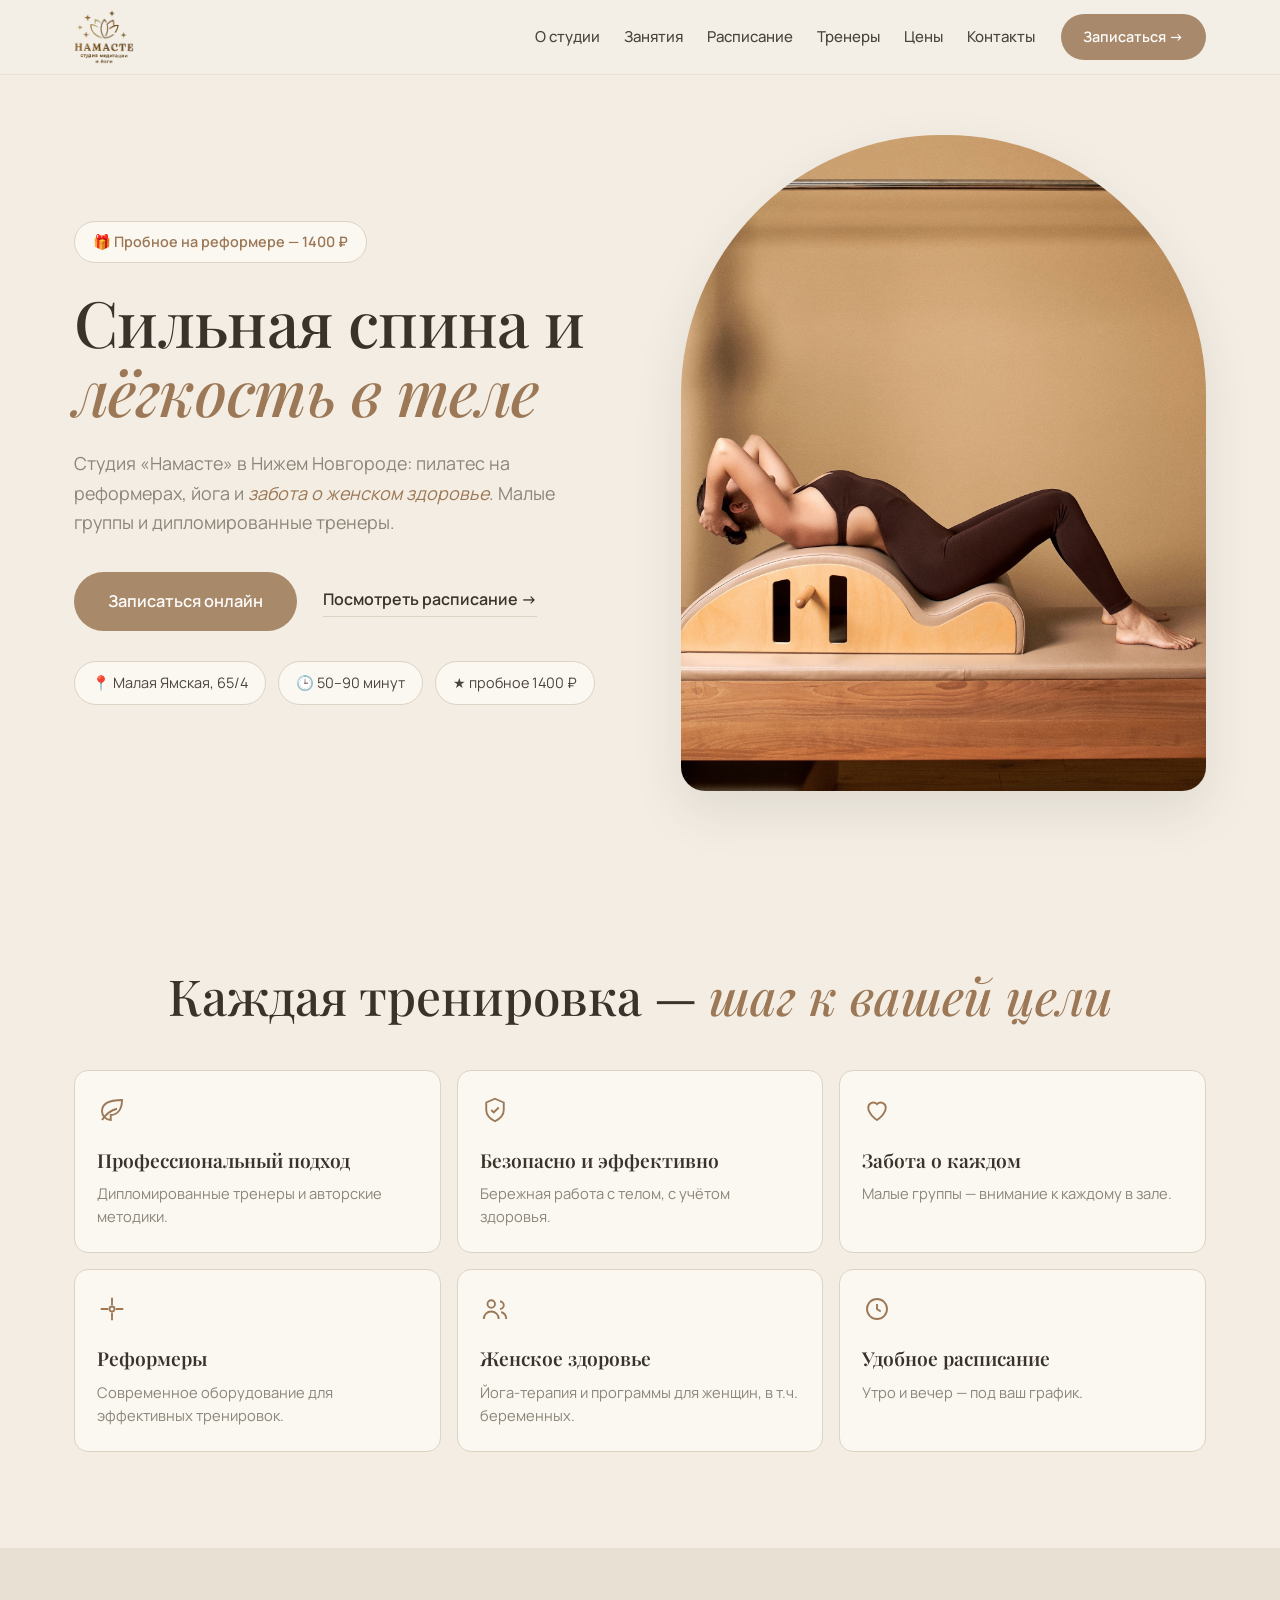
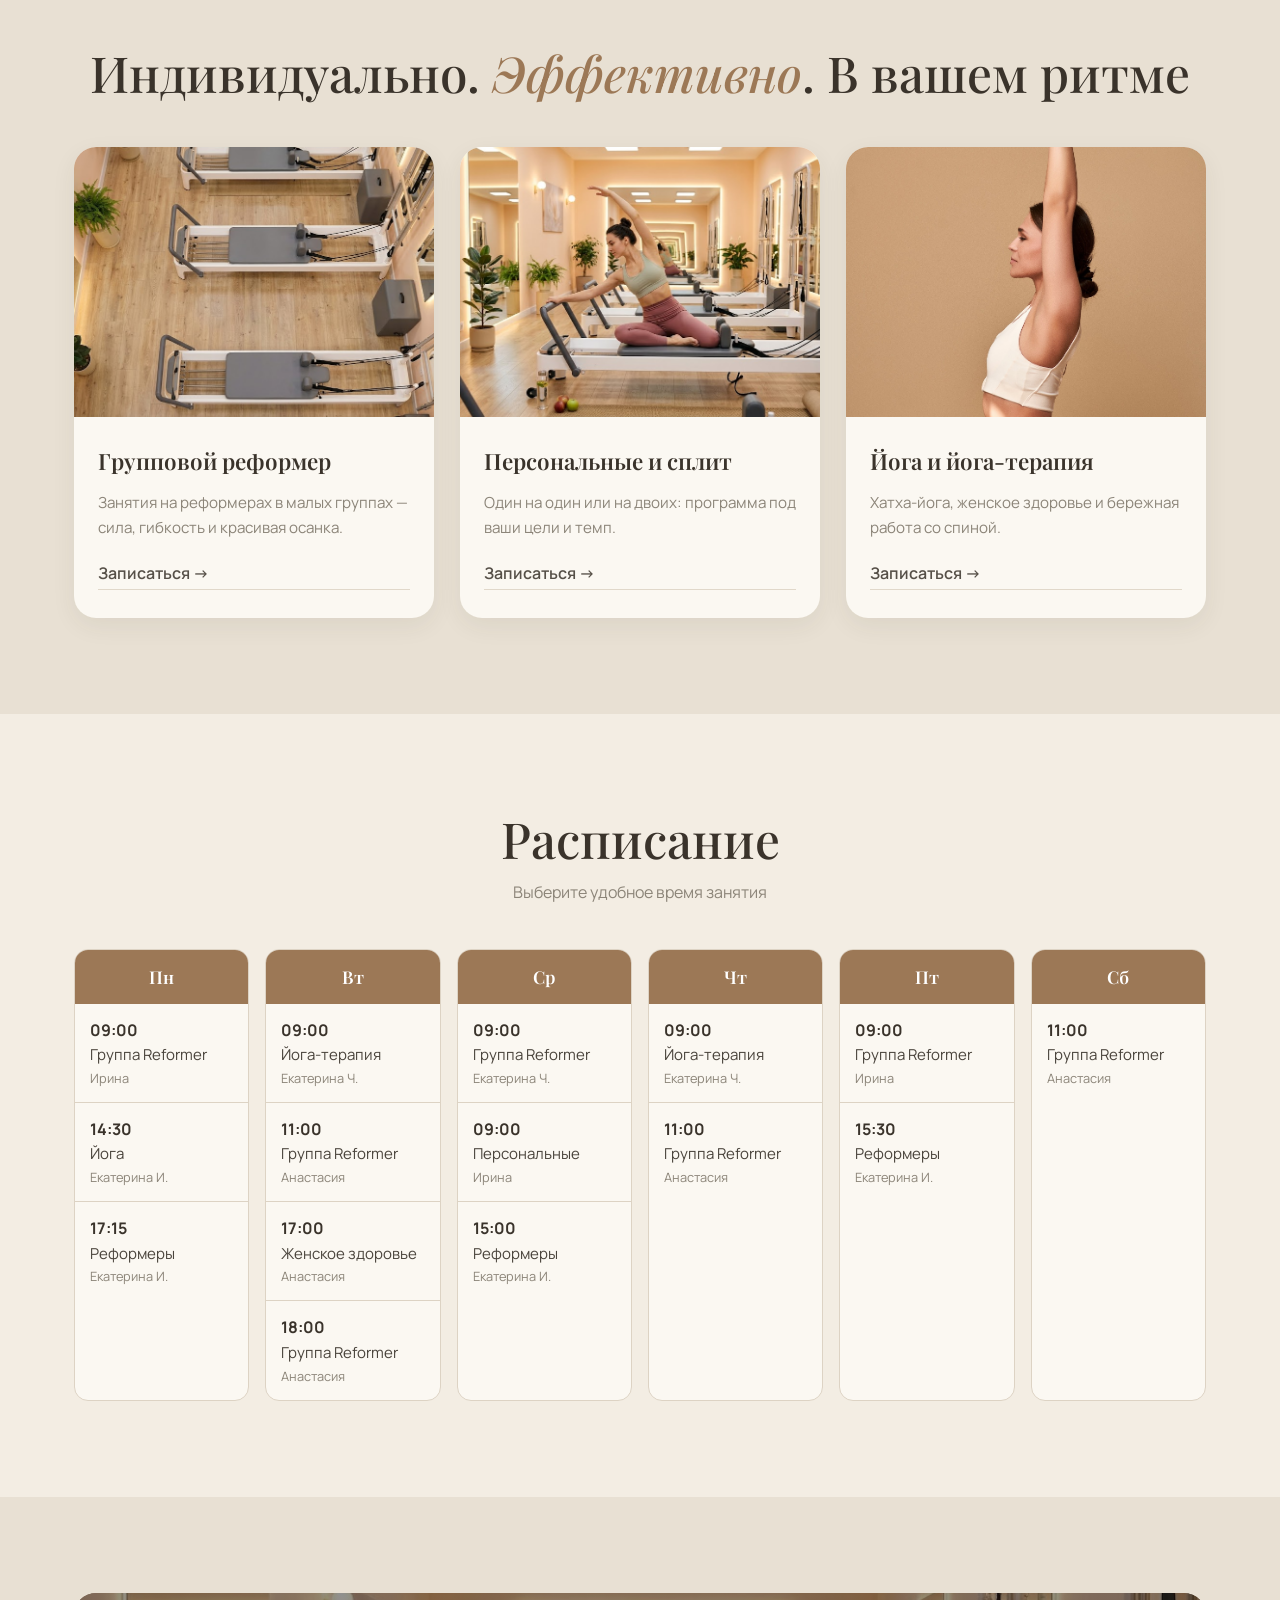
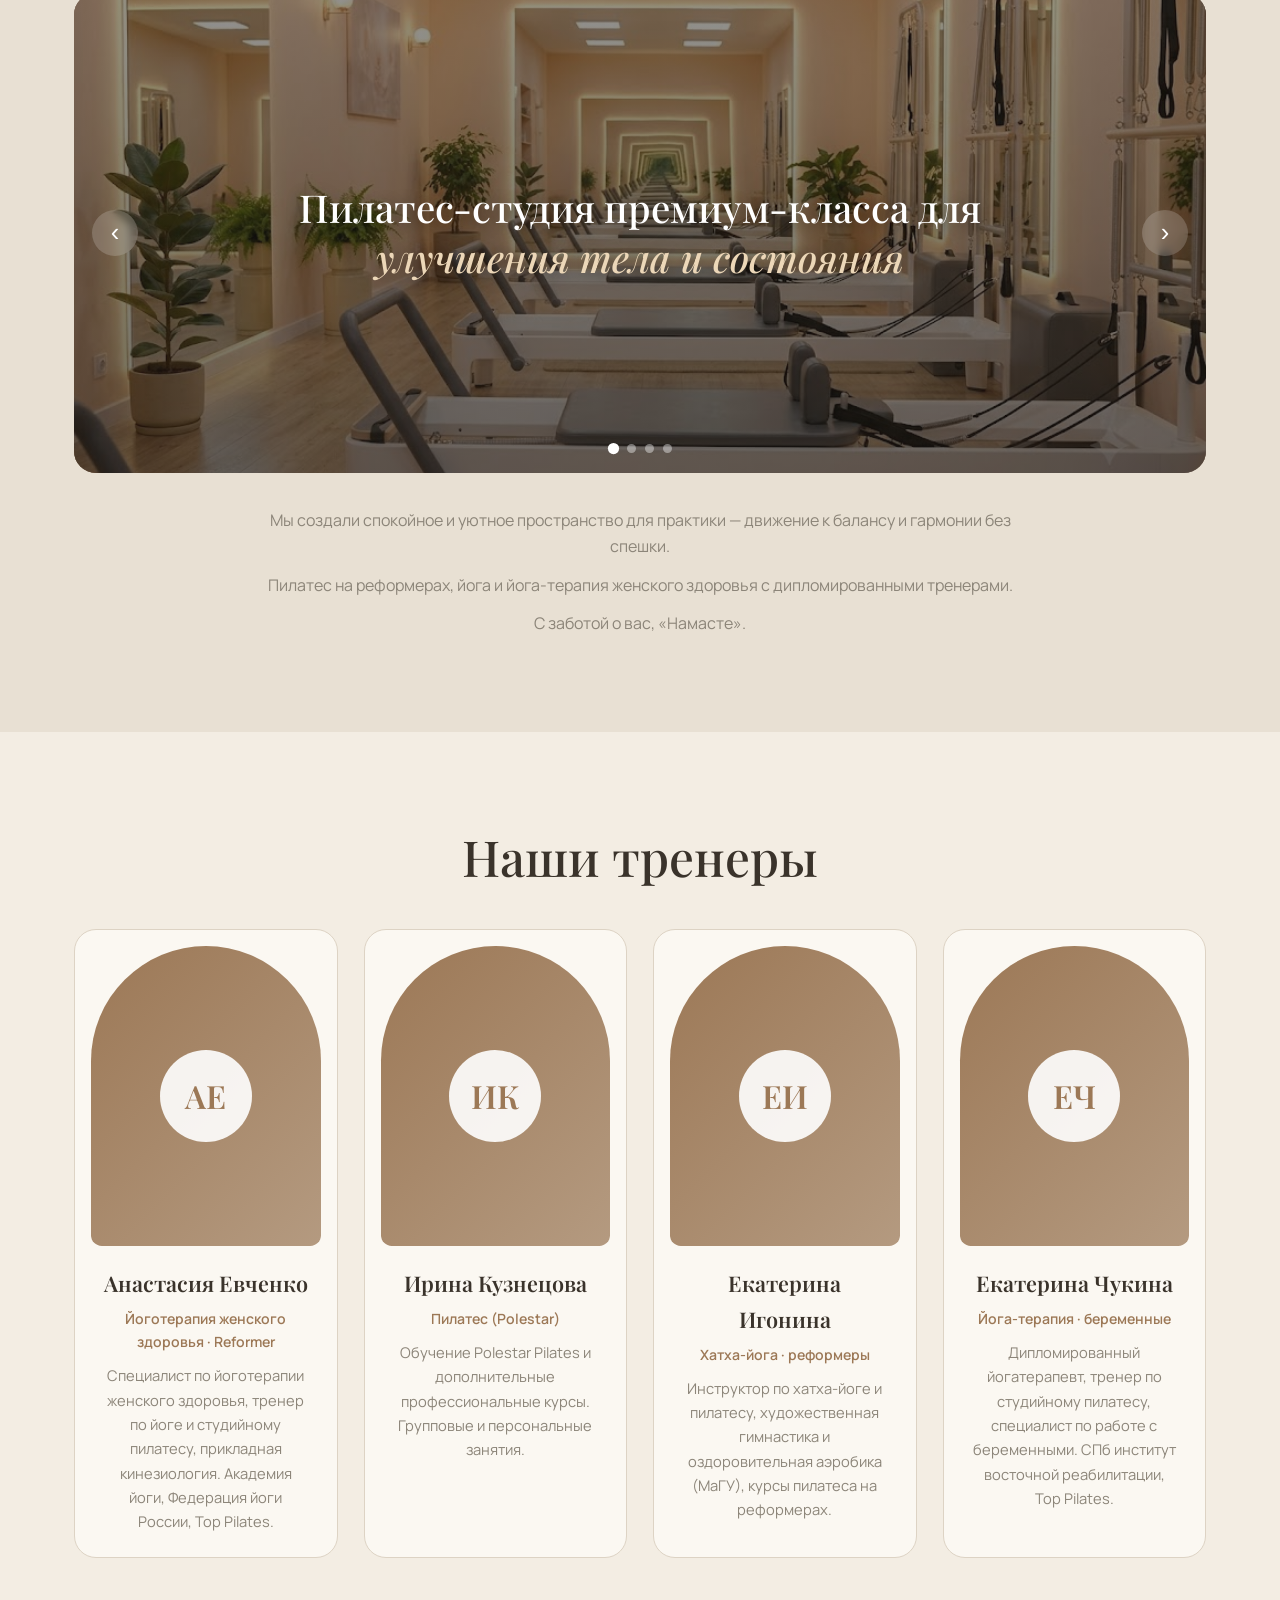
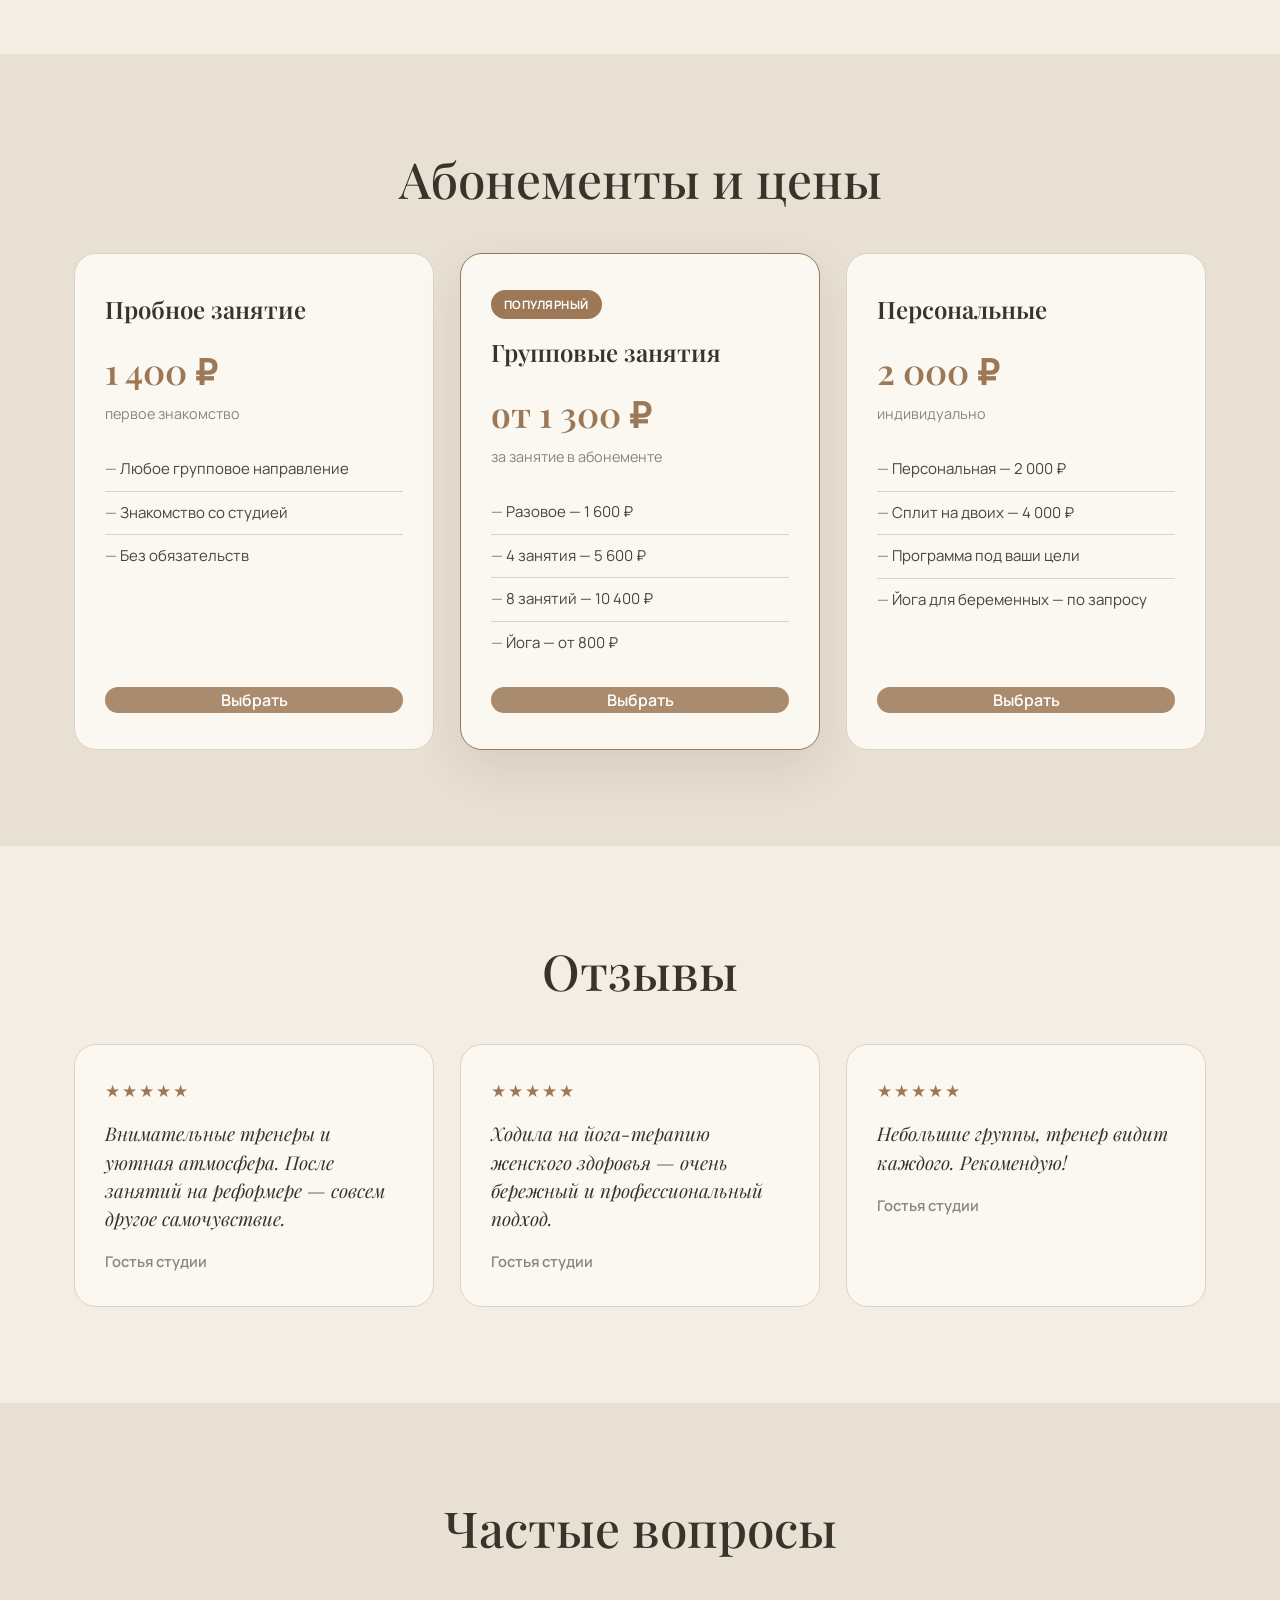
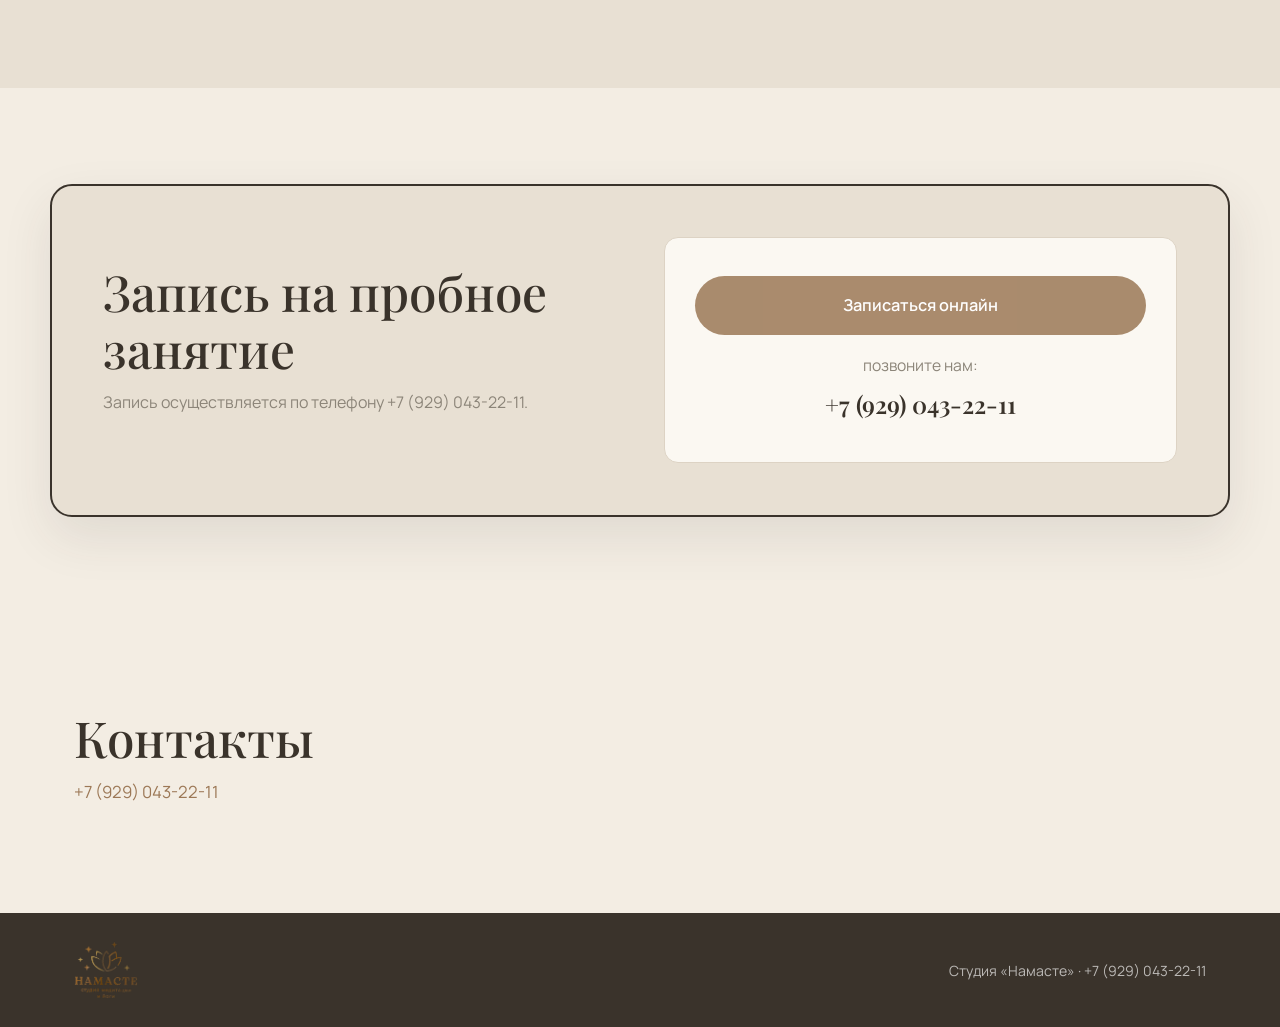
<file: index.html>
<!DOCTYPE html>
<html lang="ru">
<head>
  <meta charset="UTF-8" />
  <meta name="viewport" content="width=device-width, initial-scale=1.0, viewport-fit=cover" />
  <meta name="theme-color" content="#f3ede3" />
  <meta name="format-detection" content="telephone=no" />
  <title>Студия «Намасте» — пилатес, реформеры и йога</title>
  <meta name="description" content="" id="meta-description" />
  <link rel="preconnect" href="https://fonts.googleapis.com" />
  <link rel="preconnect" href="https://fonts.gstatic.com" crossorigin />
  <link href="https://fonts.googleapis.com/css2?family=Cormorant+Garamond:ital,wght@0,500;0,600;1,500;1,600&family=Manrope:wght@300;400;500;600;700&family=Playfair+Display:ital,wght@0,500;0,600;1,500;1,600&display=swap" rel="stylesheet" />
  <link rel="stylesheet" href="css/styles.css" />
</head>
<body>

  <!-- Шапка -->
  <header class="site-header" id="site-header">
    <div class="container header-inner">
      <a href="#" class="logo" id="brand-name" aria-label="Намасте">
        <img src="assets/logo.png" alt="Намасте — студия медитации и йоги" class="logo-img" />
      </a>
      <nav class="nav" id="nav" aria-label="Основная навигация">
        <div class="nav-drawer-head">
          <span class="nav-drawer-title">Меню</span>
          <button class="nav-close" id="nav-close" aria-label="Закрыть меню">✕</button>
        </div>
        <div class="nav-links">
          <a href="#about">О студии</a>
          <a href="#classes">Занятия</a>
          <a href="#schedule">Расписание</a>
          <a href="#trainers">Тренеры</a>
          <a href="#prices">Цены</a>
          <a href="#contacts">Контакты</a>
        </div>
        <div class="nav-drawer-footer">
          <a href="tel:+79290432211" class="nav-drawer-phone">+7 (929) 043-22-11</a>
          <span class="nav-drawer-addr">Нижний Новгород, Малая Ямская, 65/4 · Пн–Сб 09:00–20:00</span>
          <span class="btn btn-primary btn-lg btn-disabled nav-drawer-cta" aria-disabled="true">Записаться онлайн</span>
        </div>
      </nav>
      <a href="tel:+79290432211" class="header-phone-mobile" aria-label="Позвонить в студию" title="Позвонить">
        <svg viewBox="0 0 24 24" fill="none" stroke="currentColor" stroke-width="1.8" width="19" height="19"><path d="M22 16.92v3a2 2 0 0 1-2.18 2 19.79 19.79 0 0 1-8.63-3.07 19.5 19.5 0 0 1-6-6 19.79 19.79 0 0 1-3.07-8.67A2 2 0 0 1 4.11 2h3a2 2 0 0 1 2 1.72c.127.96.361 1.903.7 2.81a2 2 0 0 1-.45 2.11L8.09 9.91a16 16 0 0 0 6 6l1.27-1.27a2 2 0 0 1 2.11-.45c.907.339 1.85.573 2.81.7A2 2 0 0 1 22 16.92z"/></svg>
      </a>
      <span class="btn btn-primary btn-sm header-cta btn-disabled" aria-disabled="true">Записаться →</span>
      <button class="burger" id="burger" aria-label="Открыть меню" aria-expanded="false">
        <span></span><span></span><span></span>
      </button>
    </div>
  </header>
  <div class="nav-backdrop" id="nav-backdrop"></div>

  <!-- Главный экран (сплит) -->
  <section class="hero" id="hero">
    <div class="container hero-inner">
      <div class="hero-left">
        <div class="hero-offer" id="hero-offer"></div>
        <h1 id="hero-title"></h1>
        <p class="hero-subtitle" id="hero-subtitle"></p>
        <div class="hero-cta-row">
          <span class="btn btn-primary btn-lg btn-disabled" id="hero-cta" aria-disabled="true"></span>
          <a href="#schedule" class="btn-text" id="hero-secondary"></a>
        </div>
        <div class="hero-info" id="hero-info"></div>
      </div>
      <div class="hero-right">
        <div class="hero-img" id="hero-img"></div>
      </div>
    </div>
  </section>

  <!-- Преимущества (арочное фото + карточки) -->
  <section class="section features" id="features">
    <div class="container features-inner">
      <div class="features-media">
        <div class="features-img" id="features-img"></div>
        <span class="features-caption" id="features-caption"></span>
      </div>
      <div class="features-content">
        <h2 class="section-title left" id="features-title">Почему выбирают нас</h2>
        <div class="features-grid" id="features-grid"></div>
      </div>
    </div>
  </section>

  <!-- Форматы занятий (карточки с фото) -->
  <section class="section section-alt" id="classes">
    <div class="container">
      <h2 class="section-title" id="classes-title">Форматы занятий</h2>
      <div class="classes-grid" id="classes-grid"></div>
      <div class="mobile-dots" id="classes-dots" aria-hidden="true"></div>
    </div>
  </section>

  <!-- Расписание -->
  <section class="section" id="schedule">
    <div class="container">
      <h2 class="section-title">Расписание</h2>
      <p class="section-subtitle">Выберите удобное время занятия</p>
      <div class="schedule-tabs" id="schedule-tabs" role="tablist" aria-label="Дни недели"></div>
      <div class="schedule-grid" id="schedule-grid"></div>
    </div>
  </section>

  <!-- О студии (тёмный премиум-блок + галерея) -->
  <section class="section section-alt" id="about">
    <div class="container">
      <div class="about-hero" id="about-hero">
        <div class="about-slides" id="about-slides"></div>
        <div class="about-hero-overlay"></div>
        <div class="about-hero-text" id="about-hero-text"></div>
        <button class="about-nav prev" id="about-prev" aria-label="Назад">‹</button>
        <button class="about-nav next" id="about-next" aria-label="Вперёд">›</button>
        <div class="about-dots" id="about-dots"></div>
      </div>
      <div class="about-body">
        <div class="about-text" id="about-text"></div>
      </div>
      <div class="gallery-grid" id="gallery-grid"></div>
    </div>
  </section>

  <!-- Тренеры -->
  <section class="section" id="trainers">
    <div class="container">
      <h2 class="section-title">Наши тренеры</h2>
      <div class="trainers-grid" id="trainers-grid"></div>
      <div class="mobile-dots" id="trainers-dots" aria-hidden="true"></div>
    </div>
  </section>

  <!-- Абонементы -->
  <section class="section section-alt" id="prices">
    <div class="container">
      <h2 class="section-title">Абонементы и цены</h2>
      <div class="prices-grid" id="prices-grid"></div>
    </div>
  </section>

  <!-- Отзывы -->
  <section class="section" id="reviews">
    <div class="container">
      <h2 class="section-title">Отзывы</h2>
      <div class="reviews-grid" id="reviews-grid"></div>
      <div class="mobile-dots" id="reviews-dots" aria-hidden="true"></div>
      <div class="maps-widget" id="maps-widget"></div>
    </div>
  </section>

  <!-- FAQ -->
  <section class="section section-alt faq" id="faq">
    <div class="container container-narrow">
      <h2 class="section-title">Частые вопросы</h2>
      <div class="faq-list" id="faq-list"></div>
    </div>
  </section>

  <!-- Запись -->
  <section class="section booking" id="booking">
    <div class="container booking-inner">
      <div class="booking-text">
        <h2 class="section-title">Запись на пробное занятие</h2>
        <p id="booking-subtitle">Запись осуществляется по телефону +7 (929) 043-22-11.</p>
        <ul class="booking-benefits" id="booking-benefits"></ul>
      </div>
      <div class="booking-cta" id="booking-form">
        <span class="btn btn-primary btn-lg btn-disabled" aria-disabled="true">Записаться онлайн</span>
        <div class="booking-cta-alt">позвоните нам:</div>
        <a class="booking-cta-phone" href="tel:+79290432211">+7 (929) 043-22-11</a>
      </div>
    </div>
  </section>

  <!-- Контакты -->
  <section class="section" id="contacts">
    <div class="container contacts-inner">
      <div class="contacts-info">
        <h2 class="section-title left">Контакты</h2>
        <p class="contact-line" id="contact-address"></p>
        <p class="contact-line"><a id="contact-phone" href="tel:+79290432211">+7 (929) 043-22-11</a></p>
        <p class="contact-line"><a id="contact-email" href="#"></a></p>
        <p class="contact-line" id="contact-hours"></p>
        <div class="socials" id="socials"></div>
      </div>
      <div class="contacts-map" id="contacts-map"></div>
    </div>
  </section>

  <!-- Футер -->
  <footer class="site-footer">
    <div class="container">
      <a href="#" class="logo footer-logo" id="footer-name" aria-label="Намасте">
        <img src="assets/logo.png" alt="Намасте — студия медитации и йоги" class="logo-img" />
      </a>
      <span class="footer-muted">Студия «Намасте» · +7 (929) 043-22-11</span>
    </div>
  </footer>

  <!-- Мобильный плавающий бар быстрого действия (как на лучших российских сайтах) -->
  <div class="mobile-sticky-bar" id="mobile-sticky-bar" role="region" aria-label="Быстрая связь">
    <a href="tel:+79290432211" class="msb-btn msb-call">
      <svg viewBox="0 0 24 24" fill="none" stroke="currentColor" stroke-width="2" width="17" height="17"><path d="M22 16.92v3a2 2 0 0 1-2.18 2 19.79 19.79 0 0 1-8.63-3.07 19.5 19.5 0 0 1-6-6 19.79 19.79 0 0 1-3.07-8.67A2 2 0 0 1 4.11 2h3a2 2 0 0 1 2 1.72c.127.96.361 1.903.7 2.81a2 2 0 0 1-.45 2.11L8.09 9.91a16 16 0 0 0 6 6l1.27-1.27a2 2 0 0 1 2.11-.45c.907.339 1.85.573 2.81.7A2 2 0 0 1 22 16.92z"/></svg>
      <span>Позвонить</span>
    </a>
    <a href="#schedule" class="msb-btn msb-sched">
      <span>Расписание</span>
    </a>
  </div>

  <script src="js/config.js"></script>
  <script src="js/main.js"></script>
</body>
</html>
</file>
<file: css/styles.css>
/* ============================================================================
   Премиум editorial-стиль для студии. Цвета берутся из CSS-переменных, которые
   main.js подставляет из config.js.
   Включает полноценную мобильную адаптацию уровня топовых российских студий.
   ========================================================================== */

:root {
  --primary: #a87b5f;    /* терракота — кнопки/акценты */
  --accent: #b79a86;     /* тёплый greige для курсивных акцентов */
  --dark: #3b352e;       /* тёмный текст */
  --light: #e9e2d6;      /* greige — фон alt-секций */
  --bg: #f3efe6;         /* общий кремовый фон */
  --card: #fbf9f4;       /* фон карточек */
  --text: #4a443c;
  --muted: #8c8579;
  --line: #d9d1c3;       /* тонкие линии/рамки */
  --white: #ffffff;
  --radius: 22px;
  --radius-sm: 14px;
  --shadow: 0 20px 50px rgba(59, 53, 46, 0.10);
  --shadow-sm: 0 8px 24px rgba(59, 53, 46, 0.07);
  --max-width: 1180px;
  --font: "Manrope", system-ui, -apple-system, "Segoe UI", Roboto, sans-serif;
  --font-heading: "Playfair Display", Georgia, serif;
}

* { box-sizing: border-box; margin: 0; padding: 0; -webkit-tap-highlight-color: transparent; }
html { scroll-behavior: smooth; scroll-padding-top: 76px; }
body {
  font-family: var(--font);
  color: var(--text);
  line-height: 1.65;
  background: var(--bg);
  font-weight: 400;
  overflow-x: hidden;
  -webkit-font-smoothing: antialiased;
  text-rendering: optimizeLegibility;
}
body.menu-open { overflow: hidden; }

.container { width: 100%; max-width: var(--max-width); margin: 0 auto; padding: 0 24px; }
.container-narrow { max-width: 780px; }

.section { padding: 96px 0; }
.section-alt { background: var(--light); }

.section-title { font-family: var(--font-heading); font-size: clamp(2rem, 4.2vw, 3.1rem); font-weight: 500; color: var(--dark); text-align: center; line-height: 1.15; }
.section-title.left { text-align: left; }
.section-subtitle { text-align: center; color: var(--muted); margin: 12px auto 0; max-width: 560px; }
.accent-italic { font-style: italic; color: var(--primary); }

/* --- Кнопки --- */
.btn { display: inline-flex; align-items: center; justify-content: center; gap: 8px; border: none; border-radius: 999px; font-family: var(--font); font-weight: 600; cursor: pointer; text-decoration: none; text-align: center; transition: transform .15s ease, box-shadow .15s ease, background .2s ease; }
.btn:hover { transform: translateY(-2px); }
.btn:active { transform: scale(0.98); }
.btn-primary { background: var(--primary); color: #fff; }
.btn-primary:hover { box-shadow: 0 10px 24px rgba(168, 123, 95, 0.35); }
.btn-sm { padding: 11px 22px; font-size: 0.9rem; }
.btn-lg { padding: 16px 34px; font-size: 1.02rem; }
.btn-text { display: inline-flex; align-items: center; gap: 6px; color: var(--dark); text-decoration: none; font-weight: 600; border-bottom: 1px solid var(--line); padding-bottom: 3px; transition: color .2s ease, border-color .2s ease; }
.btn-text:hover { color: var(--primary); border-color: var(--primary); }

/* --- Шапка --- */
.site-header { position: sticky; top: 0; z-index: 50; background: rgba(243, 239, 230, 0.88); backdrop-filter: blur(12px); -webkit-backdrop-filter: blur(12px); border-bottom: 1px solid rgba(59, 53, 46, 0.07); transition: box-shadow .25s ease; }
.site-header.scrolled { box-shadow: 0 6px 24px rgba(59, 53, 46, 0.06); }
.header-inner { display: flex; align-items: center; gap: 26px; height: 74px; }
.logo { font-family: var(--font-heading); font-weight: 600; font-size: 1.55rem; color: var(--dark); text-decoration: none; letter-spacing: 0.08em; flex-shrink: 0; }
.nav { display: flex; align-items: center; gap: 24px; margin-left: auto; }
.nav-links { display: flex; gap: 24px; }
.nav a { color: var(--text); text-decoration: none; font-weight: 500; font-size: 0.94rem; transition: color .2s ease; }
.nav a:hover { color: var(--primary); }
.nav-drawer-head, .nav-drawer-footer, .nav-backdrop, .header-phone-mobile, .mobile-sticky-bar, .mobile-dots, .schedule-tabs { display: none; }
.header-cta { flex-shrink: 0; }

.burger {
  display: none;
  background: none;
  border: none;
  cursor: pointer;
  width: 44px;
  height: 44px;
  padding: 10px;
  flex-direction: column;
  justify-content: center;
  align-items: center;
  gap: 5px;
  border-radius: 12px;
  transition: background .2s ease;
}
.burger:active { background: rgba(59, 53, 46, 0.06); }
.burger span { display: block; width: 22px; height: 2px; background: var(--dark); border-radius: 2px; transition: transform .28s ease, opacity .2s ease; }
.burger.active span:nth-child(1) { transform: translateY(7px) rotate(45deg); }
.burger.active span:nth-child(2) { opacity: 0; }
.burger.active span:nth-child(3) { transform: translateY(-7px) rotate(-45deg); }

/* --- Hero (сплит) --- */
.hero { padding: 60px 0 80px; }
.hero-inner { display: grid; grid-template-columns: 1.05fr 1fr; gap: 56px; align-items: center; }
.hero-offer { display: inline-flex; align-items: center; gap: 6px; background: var(--card); color: var(--primary); border: 1px solid var(--line); padding: 8px 18px; border-radius: 999px; font-weight: 600; font-size: 0.9rem; margin-bottom: 24px; }
.hero-offer:empty { display: none; }
.hero-left h1 { font-family: var(--font-heading); font-size: clamp(2.6rem, 5vw, 4.2rem); font-weight: 500; line-height: 1.08; color: var(--dark); letter-spacing: -0.01em; }
.hero-subtitle { font-size: 1.12rem; color: var(--muted); margin: 24px 0 34px; max-width: 520px; }
.hero-cta-row { display: flex; align-items: center; gap: 26px; flex-wrap: wrap; }
.hero-info { display: flex; gap: 12px; flex-wrap: wrap; margin-top: 30px; }
.hero-info span { background: var(--card); border: 1px solid var(--line); color: var(--text); padding: 9px 17px; border-radius: 999px; font-size: 0.9rem; white-space: nowrap; }
.hero-right { position: relative; }
.hero-img { width: 100%; aspect-ratio: 4 / 5; border-radius: 260px 260px 24px 24px; background-size: cover; background-position: center; box-shadow: var(--shadow); }

/* --- Преимущества --- */
.features-inner { display: grid; grid-template-columns: 0.85fr 1.15fr; gap: 56px; align-items: center; }
.features-inner.no-media { grid-template-columns: 1fr; }
.features-inner.no-media .section-title.left { text-align: center; }
.features-inner.no-media .features-grid { grid-template-columns: repeat(3, 1fr); margin-top: 46px; }
.features-media { position: relative; }
.features-img { width: 100%; aspect-ratio: 3 / 4; border-radius: 220px 220px 24px 24px; background-size: cover; background-position: center; box-shadow: var(--shadow); }
.features-caption { position: absolute; left: -14px; top: 50%; transform: rotate(180deg); writing-mode: vertical-rl; color: var(--muted); font-size: 0.82rem; letter-spacing: 0.28em; text-transform: uppercase; }
.features-caption:empty { display: none; }
.features-grid { display: grid; grid-template-columns: 1fr 1fr; gap: 16px; margin-top: 30px; }
.feature-card { background: var(--card); border: 1px solid var(--line); border-radius: var(--radius-sm); padding: 24px 22px; }
.feature-icon { color: var(--primary); margin-bottom: 12px; }
.feature-icon svg { width: 30px; height: 30px; }
.feature-card h3 { font-family: var(--font-heading); font-weight: 600; font-size: 1.2rem; color: var(--dark); margin-bottom: 6px; }
.feature-card p { color: var(--muted); font-size: 0.92rem; line-height: 1.55; }

/* --- Форматы занятий (карточки с фото) --- */
.classes-grid { display: grid; grid-template-columns: repeat(auto-fit, minmax(280px, 1fr)); gap: 26px; margin-top: 46px; }
.class-card { background: var(--card); border-radius: var(--radius); overflow: hidden; box-shadow: var(--shadow-sm); display: flex; flex-direction: column; }
.class-card-img { aspect-ratio: 4 / 3; background-size: cover; background-position: center; background-color: var(--light); }
.class-card-body { padding: 26px 24px 28px; display: flex; flex-direction: column; flex-grow: 1; }
.class-card h3 { font-family: var(--font-heading); font-weight: 600; font-size: 1.4rem; color: var(--dark); }
.class-card p { color: var(--muted); font-size: 0.95rem; margin: 10px 0 20px; flex-grow: 1; }

/* --- Расписание --- */
.schedule-grid { display: grid; grid-template-columns: repeat(auto-fit, minmax(155px, 1fr)); gap: 16px; margin-top: 44px; }
.schedule-day { background: var(--card); border: 1px solid var(--line); border-radius: var(--radius-sm); overflow: hidden; }
.schedule-day-head { background: var(--primary); color: #fff; font-family: var(--font-heading); font-weight: 600; text-align: center; padding: 12px; font-size: 1.1rem; }
.schedule-slot { padding: 13px 15px; border-bottom: 1px solid var(--line); }
.schedule-slot:last-child { border-bottom: none; }
.schedule-time { font-weight: 700; color: var(--dark); }
.schedule-name { font-size: 0.94rem; }
.schedule-trainer { font-size: 0.8rem; color: var(--muted); }

/* --- О студии (тёмный блок с каруселью фото + галерея) --- */
.about-hero { position: relative; border-radius: var(--radius); overflow: hidden; min-height: 480px; display: flex; align-items: center; justify-content: center; background-color: var(--dark); touch-action: pan-y; }
.about-slides { position: absolute; inset: 0; }
.about-slide { position: absolute; inset: 0; background-size: cover; background-position: center; opacity: 0; transition: opacity .9s ease; }
.about-slide.active { opacity: 1; }
.about-hero-overlay { position: absolute; inset: 0; z-index: 1; background: linear-gradient(180deg, rgba(28,24,20,0.48), rgba(28,24,20,0.62)); }
.about-hero-text { position: relative; z-index: 2; font-family: var(--font-heading); font-weight: 500; color: #fff; font-size: clamp(1.5rem, 3vw, 2.4rem); text-align: center; max-width: 760px; padding: 0 30px; line-height: 1.3; text-shadow: 0 2px 16px rgba(0,0,0,0.4); }
.about-hero-text .accent-italic { color: #ecd7b8; }
.about-nav { position: absolute; z-index: 3; top: 50%; transform: translateY(-50%); width: 46px; height: 46px; border-radius: 50%; border: none; background: rgba(255,255,255,0.18); color: #fff; font-size: 1.6rem; line-height: 1; cursor: pointer; backdrop-filter: blur(4px); transition: background .2s ease; display: flex; align-items: center; justify-content: center; }
.about-nav:hover { background: rgba(255,255,255,0.34); }
.about-nav.prev { left: 18px; }
.about-nav.next { right: 18px; }
.about-dots { position: absolute; z-index: 3; bottom: 20px; left: 0; right: 0; display: flex; gap: 9px; justify-content: center; }
.about-dot { width: 9px; height: 9px; border-radius: 50%; border: none; background: rgba(255,255,255,0.4); cursor: pointer; padding: 0; transition: background .2s ease, transform .2s ease; }
.about-dot.active { background: #fff; transform: scale(1.25); }
.about-body { max-width: 760px; margin: 34px auto 0; text-align: center; }
.about-text p { color: var(--muted); margin-top: 12px; }
.gallery-grid { display: grid; grid-template-columns: repeat(auto-fit, minmax(240px, 1fr)); gap: 18px; margin-top: 22px; }
.gallery-grid:empty { display: none; }
.gallery-item { border-radius: var(--radius-sm); overflow: hidden; aspect-ratio: 4 / 3; background-size: cover; background-position: center; box-shadow: var(--shadow-sm); transition: transform .25s ease; }
.gallery-item:hover { transform: translateY(-4px); }

/* --- Тренеры --- */
.trainers-grid { display: grid; grid-template-columns: repeat(auto-fit, minmax(240px, 1fr)); gap: 26px; margin-top: 44px; }
.trainer-card { background: var(--card); border: 1px solid var(--line); border-radius: var(--radius); padding: 16px; text-align: center; }
.trainer-photo { height: 300px; border-radius: 150px 150px 14px 14px; overflow: hidden; background-size: cover; background-position: center; display: flex; align-items: center; justify-content: center; background-color: var(--light); }
.trainer-initials { width: 92px; height: 92px; border-radius: 50%; background: rgba(255,255,255,0.9); color: var(--primary); font-family: var(--font-heading); font-size: 2rem; font-weight: 600; display: flex; align-items: center; justify-content: center; }
.trainer-body { padding: 20px 12px 8px; }
.trainer-body h3 { font-family: var(--font-heading); font-weight: 600; color: var(--dark); font-size: 1.35rem; }
.trainer-role { color: var(--primary); font-weight: 600; font-size: 0.88rem; margin: 5px 0 10px; }
.trainer-bio { color: var(--muted); font-size: 0.92rem; }

/* --- Цены --- */
.prices-grid { display: grid; grid-template-columns: repeat(auto-fit, minmax(270px, 1fr)); gap: 26px; margin-top: 46px; align-items: stretch; }
.price-card { background: var(--card); border: 1px solid var(--line); border-radius: var(--radius); padding: 36px 30px; display: flex; flex-direction: column; }
.price-card.highlighted { border-color: var(--primary); box-shadow: var(--shadow); }
.price-badge { align-self: flex-start; background: var(--primary); color: #fff; font-size: 0.72rem; font-weight: 700; letter-spacing: 0.04em; padding: 5px 13px; border-radius: 999px; margin-bottom: 14px; text-transform: uppercase; }
.price-card h3 { font-family: var(--font-heading); font-weight: 600; color: var(--dark); font-size: 1.5rem; }
.price-value { font-family: var(--font-heading); font-size: 2.2rem; font-weight: 600; color: var(--primary); margin: 12px 0 2px; }
.price-period { color: var(--muted); font-size: 0.9rem; }
.price-features { list-style: none; margin: 22px 0; flex-grow: 1; }
.price-features li { padding: 9px 0; border-bottom: 1px solid var(--line); font-size: 0.94rem; }
.price-features li:last-child { border-bottom: none; }
.price-features li::before { content: "—  "; color: var(--primary); }

/* --- Отзывы --- */
.reviews-grid { display: grid; grid-template-columns: repeat(auto-fit, minmax(290px, 1fr)); gap: 26px; margin-top: 44px; }
.review-card { background: var(--card); border: 1px solid var(--line); border-radius: var(--radius); padding: 32px 30px; }
.review-stars { color: var(--primary); font-size: 1.05rem; letter-spacing: 2px; }
.review-text { margin: 16px 0; font-family: var(--font-heading); font-style: italic; font-size: 1.18rem; line-height: 1.5; color: var(--dark); }
.review-author { font-weight: 600; color: var(--muted); font-size: 0.92rem; }
.maps-widget { margin-top: 28px; }
.maps-widget:empty { display: none; }

/* --- FAQ --- */
.faq-list { margin-top: 36px; display: flex; flex-direction: column; gap: 12px; }
.faq-item { background: var(--card); border: 1px solid var(--line); border-radius: var(--radius-sm); overflow: hidden; }
.faq-q { width: 100%; text-align: left; background: none; border: none; cursor: pointer; padding: 20px 24px; font-family: var(--font); font-size: 1.05rem; font-weight: 600; color: var(--dark); display: flex; justify-content: space-between; align-items: center; gap: 16px; min-height: 60px; }
.faq-q .faq-icon { color: var(--primary); font-size: 1.4rem; flex-shrink: 0; transition: transform .25s ease; line-height: 1; }
.faq-item.open .faq-q .faq-icon { transform: rotate(45deg); }
.faq-a { max-height: 0; overflow: hidden; transition: max-height .28s ease; }
.faq-a-inner { padding: 0 24px 20px; color: var(--muted); }

/* --- Форма записи --- */
.booking { background: var(--bg); }
.booking-inner { display: grid; grid-template-columns: 1fr 1fr; gap: 48px; align-items: center; background: var(--light); border: 2px solid var(--dark); border-radius: var(--radius); padding: clamp(28px, 4vw, 52px); box-shadow: var(--shadow); }
.booking .section-title { color: var(--dark); text-align: left; }
.booking-text p { color: var(--muted); margin-top: 12px; }
.booking-benefits { list-style: none; margin-top: 22px; }
.booking-benefits li { padding: 7px 0; color: var(--text); }
.booking-benefits li::before { content: "◦  "; color: var(--primary); }
.booking-form { display: flex; flex-direction: column; gap: 14px; background: var(--card); padding: 30px; border-radius: var(--radius-sm); border: 1px solid var(--line); }
.booking-form input, .booking-form select, .booking-form textarea { font-family: var(--font); font-size: 1rem; padding: 14px 16px; border: 1px solid var(--line); border-radius: 12px; width: 100%; color: var(--text); background: #fff; }
.booking-form input:focus, .booking-form select:focus, .booking-form textarea:focus { outline: 2px solid var(--primary); border-color: transparent; }
.booking-cta { background: var(--card); padding: 38px 30px; border-radius: var(--radius-sm); border: 1px solid var(--line); text-align: center; }
.booking-cta .btn { width: 100%; margin-bottom: 18px; }
.booking-cta-alt { color: var(--muted); font-size: 0.98rem; }
.booking-cta-phone { font-family: var(--font-heading); font-size: 1.5rem; color: var(--dark); font-weight: 600; display: inline-block; margin: 6px 0 0; text-decoration: none; }
.form-status { text-align: center; font-weight: 600; min-height: 1.2em; }
.form-status.ok { color: var(--primary); }
.form-status.err { color: #c0392b; }

/* --- Контакты --- */
.contacts-inner { display: grid; grid-template-columns: 1fr 1fr; gap: 44px; align-items: center; }
.contact-line { margin-top: 12px; font-size: 1.05rem; }
.contact-line a { color: var(--primary); text-decoration: none; }
.socials { display: flex; gap: 12px; margin-top: 22px; }
.socials:empty { display: none; }
.socials a { width: 46px; height: 46px; border-radius: 50%; background: var(--primary); color: #fff; display: flex; align-items: center; justify-content: center; text-decoration: none; font-weight: 600; font-size: 0.85rem; }
.contacts-map iframe, .contacts-map img { width: 100%; border: none; border-radius: var(--radius); min-height: 340px; }
.map-fallback { display: flex; align-items: center; justify-content: center; min-height: 340px; background: var(--card); border: 1px solid var(--line); border-radius: var(--radius); padding: 24px; }

/* --- Футер --- */
.site-footer { background: var(--dark); color: #fff; padding: 28px 0; }
.site-footer .container { display: flex; justify-content: space-between; align-items: center; gap: 12px; flex-wrap: wrap; }
.site-footer #footer-name { font-family: var(--font-heading); font-weight: 600; letter-spacing: 0.06em; }
.footer-muted { opacity: 0.65; font-size: 0.88rem; }

/* --- Логотип и ограничение перехода по кнопкам --- */
.logo { display: inline-flex; align-items: center; }
.logo-img { height: 54px; width: auto; object-fit: contain; display: block; }
.footer-logo .logo-img { height: 58px; }
.btn-disabled { pointer-events: none; cursor: default; opacity: 0.85; }
.socials a.social-disabled { pointer-events: none; cursor: default; opacity: 0.55; }

/* ============================================================================
   УНИВЕРСАЛЬНАЯ АДАПТАЦИЯ ПОД ВСЕ ЭКРАНЫ И УСТРОЙСТВА
   (сверхширокие мониторы, десктопы, ноутбуки, планшеты, смартфоны, малые экраны,
   ландшафтная ориентация, touch / hover / reduced-motion / safe-area)
   ========================================================================== */

/* Базовая защита от горизонтального переполнения на любых экранах */
html, body {
  max-width: 100%;
  overflow-x: clip;
}
@supports not (overflow-x: clip) {
  html, body { overflow-x: hidden; }
}

/* --- 1. Сверхширокие экраны и большие десктопы (>= 1440px) --- */
@media (min-width: 1440px) {
  :root { --max-width: 1280px; }
  .section { padding: 112px 0; }
  .hero { padding: 72px 0 92px; }
  .hero-inner { gap: 72px; }
}

/* --- 2. Стандартные ноутбуки и планшеты в ландшафте (<= 1120px) --- */
@media (max-width: 1120px) {
  .container { padding: 0 20px; }
  .hero-inner { gap: 36px; grid-template-columns: 1fr 0.95fr; }
  .features-inner { gap: 36px; grid-template-columns: 0.85fr 1.15fr; }
  .booking-inner { gap: 32px; padding: 36px; }
  .contacts-inner { gap: 32px; }
  .nav { gap: 18px; }
  .nav-links { gap: 18px; }
  .nav a { font-size: 0.9rem; white-space: nowrap; }
}

/* --- 3. Планшеты и компактные экраны (<= 900px) --- */
@media (max-width: 900px) {
  .hero { padding: 40px 0 64px; }
  .hero-inner,
  .features-inner,
  .booking-inner,
  .contacts-inner { grid-template-columns: 1fr; }
  .hero-inner { gap: 32px; }
  .hero-left { text-align: center; }
  .hero-subtitle { margin-left: auto; margin-right: auto; }
  .hero-cta-row { justify-content: center; }
  .hero-info { justify-content: center; }
  .hero-img {
    aspect-ratio: 4 / 3;
    border-radius: 180px 180px 22px 22px;
    max-width: 460px;
    width: 100%;
    margin: 0 auto;
  }
  .features-media { width: 100%; max-width: 420px; margin: 0 auto; }
  .features-caption { display: none; }
  .features-inner.no-media .features-grid { grid-template-columns: repeat(2, minmax(0, 1fr)); }
  .section-title.left,
  .booking .section-title,
  .contacts-info .section-title.left { text-align: center; }
  .contacts-info { text-align: center; }
  .socials { justify-content: center; }
  .about-hero { min-height: 380px; }
}

/* --- 4. Смартфоны и узкие экраны (<= 680px) --- */
@media (max-width: 680px) {
  html { scroll-padding-top: 66px; }
  body {
    padding-bottom: calc(76px + env(safe-area-inset-bottom, 0px));
    font-size: 15px;
    line-height: 1.58;
  }

  .container { padding: 0 16px; }
  .section { padding: 54px 0; }
  .section-title {
    font-size: clamp(1.72rem, 7.2vw, 2.2rem);
    line-height: 1.14;
    letter-spacing: -0.015em;
  }
  .section-subtitle { font-size: 0.92rem; margin-top: 8px; }

  /* Шапка */
  .header-inner { height: 62px; gap: 10px; }
  .logo-img { height: 42px; }
  .header-cta { display: none; }

  .header-phone-mobile {
    display: inline-flex;
    align-items: center;
    justify-content: center;
    min-width: 44px;
    min-height: 44px;
    width: 44px;
    height: 44px;
    border-radius: 50%;
    background: var(--card);
    border: 1px solid var(--line);
    color: var(--primary);
    margin-left: auto;
    text-decoration: none;
    flex-shrink: 0;
    transition: transform .15s ease, background .2s ease;
  }
  .header-phone-mobile:active { transform: scale(0.94); background: var(--light); }

  .burger { display: flex; flex-shrink: 0; margin-right: -8px; }

  /* Боковое меню (drawer) */
  .nav-backdrop {
    display: block;
    position: fixed;
    inset: 0;
    z-index: 90;
    background: rgba(30, 26, 21, 0.45);
    backdrop-filter: blur(4px);
    -webkit-backdrop-filter: blur(4px);
    opacity: 0;
    pointer-events: none;
    transition: opacity .3s ease;
  }
  .nav-backdrop.open { opacity: 1; pointer-events: auto; }

  .nav {
    position: fixed;
    top: 0;
    right: 0;
    bottom: 0;
    z-index: 100;
    width: min(84vw, 330px);
    background: var(--bg);
    flex-direction: column;
    align-items: stretch;
    justify-content: space-between;
    padding: calc(16px + env(safe-area-inset-top, 0px)) 22px calc(24px + env(safe-area-inset-bottom, 0px));
    margin-left: 0;
    gap: 0;
    box-shadow: -12px 0 40px rgba(30, 26, 21, 0.18);
    transform: translateX(102%);
    transition: transform .34s cubic-bezier(0.22, 1, 0.36, 1);
    overflow-y: auto;
    -webkit-overflow-scrolling: touch;
  }
  .nav.open { transform: translateX(0); }

  .nav-drawer-head {
    display: flex;
    align-items: center;
    justify-content: space-between;
    padding-bottom: 14px;
    border-bottom: 1px solid var(--line);
  }
  .nav-drawer-title {
    font-family: var(--font-heading);
    font-size: 1.3rem;
    font-weight: 600;
    color: var(--dark);
  }
  .nav-close {
    width: 44px;
    height: 44px;
    border-radius: 50%;
    border: 1px solid var(--line);
    background: var(--card);
    color: var(--dark);
    font-size: 1.1rem;
    display: inline-flex;
    align-items: center;
    justify-content: center;
    cursor: pointer;
    flex-shrink: 0;
  }

  .nav-links {
    display: flex;
    flex-direction: column;
    gap: 2px;
    margin: auto 0;
    padding: 16px 0;
  }
  .nav-links a {
    display: flex;
    align-items: center;
    justify-content: space-between;
    min-height: 48px;
    padding: 12px 10px;
    font-size: 1.12rem;
    font-weight: 600;
    color: var(--dark);
    border-radius: 12px;
    border-bottom: 1px solid rgba(221, 211, 196, 0.5);
  }
  .nav-links a:last-child { border-bottom: none; }
  .nav-links a::after { content: "→"; color: var(--primary); font-weight: 400; font-size: 1rem; }
  .nav-links a:active { background: var(--card); }

  .nav-drawer-footer {
    display: flex;
    flex-direction: column;
    gap: 10px;
    padding-top: 16px;
    border-top: 1px solid var(--line);
  }
  .nav-drawer-phone {
    font-family: var(--font-heading);
    font-size: 1.35rem;
    font-weight: 600;
    color: var(--dark) !important;
    text-decoration: none;
  }
  .nav-drawer-addr {
    font-size: 0.82rem;
    color: var(--muted);
    line-height: 1.4;
  }
  .nav-drawer-cta { width: 100%; min-height: 48px; margin-top: 4px; padding: 14px 20px; font-size: 0.95rem; }

  /* Первый экран (Hero) */
  .hero { padding: 22px 0 48px; }
  .hero-left { text-align: left; }
  .hero-inner { gap: 24px; }
  .hero-offer {
    font-size: 0.82rem;
    padding: 7px 14px;
    margin-bottom: 14px;
  }
  .hero-left h1 {
    font-size: clamp(2.05rem, 8.6vw, 2.65rem);
    line-height: 1.08;
  }
  .hero-subtitle {
    font-size: 0.98rem;
    line-height: 1.55;
    margin: 14px 0 22px;
  }
  .hero-cta-row {
    flex-direction: column;
    align-items: stretch;
    gap: 12px;
  }
  .hero-cta-row .btn-lg {
    width: 100%;
    padding: 15px 24px;
    font-size: 0.98rem;
    min-height: 50px;
  }
  .hero-cta-row .btn-text {
    justify-content: center;
    min-height: 44px;
    padding: 8px 0;
    border-bottom: none;
    color: var(--primary);
    font-size: 0.94rem;
  }
  .hero-info {
    display: flex;
    justify-content: flex-start;
    flex-wrap: nowrap;
    overflow-x: auto;
    gap: 8px;
    margin: 18px -16px 0;
    padding: 2px 16px 6px;
    scrollbar-width: none;
    -webkit-overflow-scrolling: touch;
  }
  .hero-info::-webkit-scrollbar { display: none; }
  .hero-info span {
    font-size: 0.82rem;
    padding: 7px 13px;
    flex-shrink: 0;
  }
  .hero-img {
    aspect-ratio: 4 / 3.4;
    border-radius: 140px 140px 18px 18px;
    max-width: 100%;
  }

  /* Преимущества */
  .features-inner.no-media .features-grid {
    grid-template-columns: repeat(2, minmax(0, 1fr));
    gap: 10px;
    margin-top: 26px;
  }
  .feature-card {
    padding: 16px 14px;
    border-radius: 16px;
    min-width: 0;
  }
  .feature-icon { margin-bottom: 8px; }
  .feature-icon svg { width: 24px; height: 24px; }
  .feature-card h3 { font-size: 1.02rem; line-height: 1.22; margin-bottom: 4px; }
  .feature-card p { font-size: 0.82rem; line-height: 1.42; }

  /* Форматы занятий: горизонтальный свайп-слайдер */
  .classes-grid {
    display: flex;
    overflow-x: auto;
    scroll-snap-type: x mandatory;
    gap: 14px;
    margin: 28px -16px 0;
    padding: 4px 16px 12px;
    scrollbar-width: none;
    -webkit-overflow-scrolling: touch;
  }
  .classes-grid::-webkit-scrollbar { display: none; }
  .class-card {
    flex: 0 0 82vw;
    max-width: 320px;
    scroll-snap-align: start;
    border-radius: 18px;
  }
  .class-card-img { aspect-ratio: 16 / 11; }
  .class-card-body { padding: 18px 18px 20px; }
  .class-card h3 { font-size: 1.25rem; }
  .class-card p { font-size: 0.88rem; margin: 8px 0 14px; }

  /* Расписание: табы по дням недели */
  .schedule-tabs {
    display: flex;
    gap: 8px;
    overflow-x: auto;
    margin: 24px -16px 0;
    padding: 4px 16px 8px;
    scrollbar-width: none;
    -webkit-overflow-scrolling: touch;
  }
  .schedule-tabs::-webkit-scrollbar { display: none; }
  .schedule-tab {
    flex: 1 0 auto;
    min-width: 50px;
    min-height: 44px;
    height: 44px;
    border-radius: 12px;
    border: 1px solid var(--line);
    background: var(--card);
    color: var(--dark);
    font-family: var(--font);
    font-weight: 600;
    font-size: 0.92rem;
    cursor: pointer;
    transition: all .2s ease;
    display: inline-flex;
    align-items: center;
    justify-content: center;
  }
  .schedule-tab.active {
    background: var(--primary);
    border-color: var(--primary);
    color: #fff;
    box-shadow: 0 6px 16px rgba(156, 120, 86, 0.28);
  }
  .schedule-grid {
    display: block;
    margin-top: 14px;
  }
  .schedule-day {
    display: none;
    border-radius: 18px;
  }
  .schedule-day.active {
    display: block;
    animation: fadeInTab .25s ease;
  }
  .schedule-day-head { display: none; }
  .schedule-slot {
    display: grid;
    grid-template-columns: 64px minmax(0, 1fr);
    grid-template-areas:
      "time name"
      "time trainer";
    column-gap: 12px;
    align-items: center;
    padding: 14px 16px;
  }
  .schedule-time {
    grid-area: time;
    font-size: 1.02rem;
    color: var(--primary);
    background: var(--bg);
    padding: 6px 8px;
    border-radius: 9px;
    text-align: center;
  }
  .schedule-name { grid-area: name; font-weight: 600; color: var(--dark); font-size: 0.96rem; }
  .schedule-trainer { grid-area: trainer; font-size: 0.82rem; margin-top: 1px; }

  @keyframes fadeInTab {
    from { opacity: 0; transform: translateY(4px); }
    to { opacity: 1; transform: none; }
  }

  /* О студии */
  .about-hero { min-height: 300px; border-radius: 18px; }
  .about-nav { display: none; }
  .about-hero-text { font-size: 1.38rem; padding: 0 20px; line-height: 1.28; }
  .about-body { margin-top: 22px; }
  .about-text p { font-size: 0.94rem; line-height: 1.6; }

  /* Тренеры */
  .trainers-grid {
    display: flex;
    overflow-x: auto;
    scroll-snap-type: x mandatory;
    gap: 14px;
    margin: 28px -16px 0;
    padding: 4px 16px 12px;
    scrollbar-width: none;
    -webkit-overflow-scrolling: touch;
  }
  .trainers-grid::-webkit-scrollbar { display: none; }
  .trainer-card {
    flex: 0 0 80vw;
    max-width: 310px;
    scroll-snap-align: start;
    padding: 14px;
    border-radius: 18px;
  }
  .trainer-photo { height: 210px; border-radius: 110px 110px 12px 12px; }
  .trainer-initials { width: 76px; height: 76px; font-size: 1.65rem; }
  .trainer-body { padding: 14px 6px 6px; }
  .trainer-body h3 { font-size: 1.2rem; }
  .trainer-role { font-size: 0.82rem; }
  .trainer-bio { font-size: 0.85rem; line-height: 1.5; }

  /* Абонементы и цены */
  .prices-grid {
    grid-template-columns: 1fr;
    gap: 14px;
    margin-top: 28px;
  }
  .price-card {
    padding: 24px 20px;
    border-radius: 18px;
  }
  .price-card.highlighted {
    order: -1;
    border-width: 2px;
    box-shadow: var(--shadow-sm);
  }
  .price-card h3 { font-size: 1.32rem; }
  .price-value { font-size: 1.85rem; margin: 8px 0 2px; }
  .price-features { margin: 16px 0; }
  .price-features li { padding: 7px 0; font-size: 0.9rem; }
  .price-card .btn { width: 100%; min-height: 46px; padding: 13px 20px; }

  /* Отзывы */
  .reviews-grid {
    display: flex;
    overflow-x: auto;
    scroll-snap-type: x mandatory;
    gap: 14px;
    margin: 28px -16px 0;
    padding: 4px 16px 12px;
    scrollbar-width: none;
    -webkit-overflow-scrolling: touch;
  }
  .reviews-grid::-webkit-scrollbar { display: none; }
  .review-card {
    flex: 0 0 84vw;
    max-width: 330px;
    scroll-snap-align: start;
    padding: 22px 20px;
    border-radius: 18px;
  }
  .review-text { font-size: 1.06rem; margin: 12px 0; }

  /* Индикаторы-точки под свайп-слайдерами */
  .mobile-dots {
    display: flex;
    justify-content: center;
    gap: 7px;
    margin-top: 10px;
  }
  .mobile-dots span {
    width: 6px;
    height: 6px;
    border-radius: 999px;
    background: var(--line);
    transition: width .25s ease, background .25s ease;
  }
  .mobile-dots span.active {
    width: 18px;
    background: var(--primary);
  }

  /* FAQ */
  .faq-list { margin-top: 24px; gap: 10px; }
  .faq-q { padding: 16px 18px; font-size: 0.96rem; min-height: 54px; }
  .faq-a-inner { padding: 0 18px 16px; font-size: 0.9rem; line-height: 1.55; }

  /* Блок записи */
  .booking-inner {
    padding: 24px 18px;
    gap: 22px;
    border-width: 1.5px;
    border-radius: 20px;
  }
  .booking-text p { font-size: 0.94rem; }
  .booking-benefits { margin-top: 14px; }
  .booking-benefits li { padding: 5px 0; font-size: 0.9rem; }
  .booking-cta { padding: 24px 18px; border-radius: 16px; }
  .booking-cta .btn-lg { padding: 14px 20px; font-size: 0.96rem; min-height: 48px; margin-bottom: 14px; }
  .booking-cta-phone { font-size: 1.42rem; padding: 6px 12px; }

  /* Контакты */
  .contacts-inner { gap: 24px; }
  .contact-line { font-size: 0.98rem; margin-top: 10px; overflow-wrap: anywhere; }
  .map-fallback { min-height: 200px; border-radius: 18px; }
  .contacts-map iframe, .contacts-map img { min-height: 240px; border-radius: 18px; }

  /* Футер */
  .site-footer { padding: 24px 0; }
  .site-footer .container { flex-direction: column; text-align: center; gap: 10px; }
  .footer-logo .logo-img { height: 48px; }

  /* Нижний плавающий бар быстрого действия */
  .mobile-sticky-bar {
    display: grid;
    grid-template-columns: 1.15fr 0.85fr;
    gap: 10px;
    position: fixed;
    left: 0;
    right: 0;
    bottom: 0;
    z-index: 45;
    padding: 10px 14px calc(10px + env(safe-area-inset-bottom, 0px));
    background: rgba(243, 237, 227, 0.92);
    backdrop-filter: blur(14px);
    -webkit-backdrop-filter: blur(14px);
    border-top: 1px solid var(--line);
    box-shadow: 0 -6px 24px rgba(58, 51, 43, 0.08);
  }
  .msb-btn {
    display: inline-flex;
    align-items: center;
    justify-content: center;
    gap: 8px;
    min-height: 46px;
    height: 46px;
    border-radius: 999px;
    font-family: var(--font);
    font-weight: 600;
    font-size: 0.92rem;
    text-decoration: none;
    transition: transform .15s ease;
  }
  .msb-btn:active { transform: scale(0.97); }
  .msb-call {
    background: var(--primary);
    color: #fff;
    box-shadow: 0 6px 16px rgba(156, 120, 86, 0.3);
  }
  .msb-sched {
    background: var(--card);
    color: var(--dark);
    border: 1px solid var(--line);
  }
}

/* --- 5. Ландшафтная ориентация на смартфонах (короткая высота экрана) --- */
@media (max-height: 500px) and (orientation: landscape) {
  .hero { padding: 18px 0 32px; }
  .hero-inner { grid-template-columns: 1.15fr 0.85fr; gap: 24px; align-items: center; }
  .hero-img { aspect-ratio: 4 / 3; max-height: 72vh; width: auto; max-width: 100%; }
  .about-hero { min-height: 240px; }
  .mobile-sticky-bar { padding: 6px 12px calc(6px + env(safe-area-inset-bottom, 0px)); }
  .msb-btn { height: 40px; min-height: 40px; font-size: 0.86rem; }
}

/* --- 6. Ультраузкие экраны (<= 380px) --- */
@media (max-width: 380px) {
  .container { padding: 0 12px; }
  .features-inner.no-media .features-grid { grid-template-columns: 1fr; }
  .hero-left h1 { font-size: 1.92rem; }
  .schedule-tab { min-width: 44px; font-size: 0.86rem; }
  .class-card { flex-basis: 88vw; }
  .trainer-card { flex-basis: 86vw; }
  .review-card { flex-basis: 88vw; }
}

/* --- 7. Доступность и плавность анимаций --- */
@media (prefers-reduced-motion: reduce) {
  html { scroll-behavior: auto; }
  *, *::before, *::after {
    animation-duration: 0.01ms !important;
    animation-iteration-count: 1 !important;
    transition-duration: 0.01ms !important;
  }
}
/* ============================================================================
   ФИКС МОБИЛЬНОЙ ВЕРСТКИ (<= 680px)
   ========================================================================== */
@media (max-width: 680px) {
  html,
  body {
    width: 100%;
    max-width: 100vw;
    overflow-x: clip !important;
  }

  .container,
  .header-inner,
  .hero,
  .hero-inner,
  .hero-left,
  .hero-right,
  .hero-cta-row,
  section {
    max-width: 100% !important;
    min-width: 0;
  }

  /* Шапка: логотип, кнопка звонка и бургер без обрезки по правому краю */
  .header-inner {
    gap: 8px;
  }

  .logo-img {
    height: 38px;
    max-width: 132px;
    object-fit: contain;
  }

  .header-phone-mobile {
    min-width: 40px;
    min-height: 40px;
    width: 40px;
    height: 40px;
    margin-left: auto;
  }

  .burger {
    margin-right: 0;
    width: 40px;
    height: 40px;
  }

  /* Заголовок и подзаголовок по ширине экрана */
  .hero {
    padding: 20px 0 44px;
  }

  .hero-left h1 {
    font-size: clamp(1.85rem, 8vw, 2.4rem);
    line-height: 1.12;
    overflow-wrap: break-word;
    word-break: break-word;
  }

  .hero-subtitle {
    max-width: 100%;
    font-size: 0.96rem;
    margin: 14px 0 20px;
    overflow-wrap: break-word;
  }

  /* Кнопки на всю ширину блока */
  .hero-cta-row {
    width: 100%;
    align-items: stretch;
  }

  .hero-cta-row .btn,
  .hero-cta-row .btn-lg,
  .hero-cta-row .btn-text {
    width: 100%;
    max-width: 100%;
    box-sizing: border-box;
    white-space: normal;
  }

  /* Чипсы («Малая Ямская...», «50–90 минут»): аккуратный скролл внутри контейнера */
  .hero-info {
    display: flex;
    flex-wrap: nowrap;
    overflow-x: auto;
    max-width: 100%;
    width: 100%;
    margin: 16px 0 0;
    padding: 2px 12px 6px 0;
    gap: 8px;
  }

  .hero-info span {
    flex: 0 0 auto;
    min-height: 40px;
    display: inline-flex;
    align-items: center;
    font-size: 0.82rem;
    padding: 6px 12px;
  }

  /* Фото в арке не вылезает за экран */
  .hero-right,
  .hero-img {
    width: 100%;
    max-width: 100%;
  }

  .hero-img {
    aspect-ratio: 4 / 3.4;
    border-radius: 140px 140px 18px 18px;
  }

  /* Нижняя панель кнопок */
  .mobile-sticky-bar {
    max-width: 100vw;
    box-sizing: border-box;
  }
}
</file>
